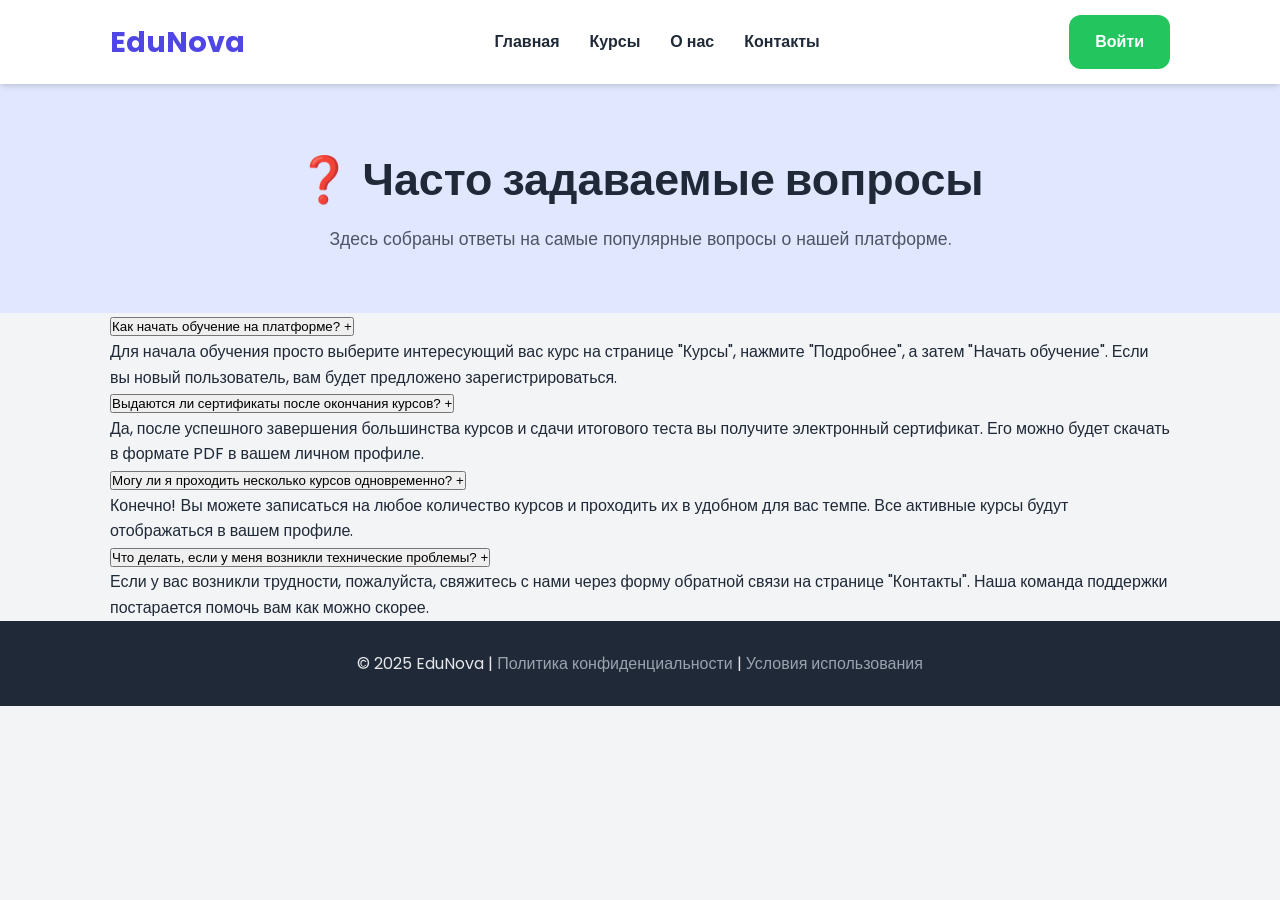
<file: faq.html>
<!DOCTYPE html>
<html lang="ru">
<head>
    <meta charset="UTF-8">
    <meta name="viewport" content="width=device-width, initial-scale=1.0">
    <title>FAQ - Часто задаваемые вопросы - EduNova</title>
    <link rel="preconnect" href="https://fonts.googleapis.com">
    <link rel="preconnect" href="https://fonts.gstatic.com" crossorigin>
    <link href="https://fonts.googleapis.com/css2?family=Poppins:wght@400;600;700&display=swap" rel="stylesheet">
    <link rel="stylesheet" href="style.css">
</head>
<body>

    <!-- Шапка сайта -->
    <header class="header">
        <div class="container">
            <nav class="navigation">
                <a href="index.html" class="logo">EduNova</a>
                <ul class="nav-menu">
                    <li><a href="index.html">Главная</a></li>
                    <li><a href="courses.html">Курсы</a></li>
                    <li><a href="about.html">О нас</a></li>
                    <li><a href="contact.html">Контакты</a></li>
                </ul>
                <a href="login.html" class="btn btn-secondary">Войти</a>
            </nav>
        </div>
    </header>

    <main>
        <!-- Заголовок страницы -->
        <section class="page-header">
            <div class="container">
                <h1>❓ Часто задаваемые вопросы</h1>
                <p>Здесь собраны ответы на самые популярные вопросы о нашей платформе.</p>
            </div>
        </section>

        <!-- Секция FAQ -->
        <section class="faq-section">
            <div class="container">
                <div class="faq-accordion">
                    <!-- Вопрос 1 -->
                    <div class="faq-item fade-in">
                        <button class="faq-question">
                            <span>Как начать обучение на платформе?</span>
                            <span class="faq-icon">+</span>
                        </button>
                        <div class="faq-answer">
                            <p>Для начала обучения просто выберите интересующий вас курс на странице "Курсы", нажмите "Подробнее", а затем "Начать обучение". Если вы новый пользователь, вам будет предложено зарегистрироваться.</p>
                        </div>
                    </div>
                    <!-- Вопрос 2 -->
                    <div class="faq-item fade-in">
                        <button class="faq-question">
                            <span>Выдаются ли сертификаты после окончания курсов?</span>
                            <span class="faq-icon">+</span>
                        </button>
                        <div class="faq-answer">
                            <p>Да, после успешного завершения большинства курсов и сдачи итогового теста вы получите электронный сертификат. Его можно будет скачать в формате PDF в вашем личном профиле.</p>
                        </div>
                    </div>
                    <!-- Вопрос 3 -->
                    <div class="faq-item fade-in">
                        <button class="faq-question">
                            <span>Могу ли я проходить несколько курсов одновременно?</span>
                            <span class="faq-icon">+</span>
                        </button>
                        <div class="faq-answer">
                            <p>Конечно! Вы можете записаться на любое количество курсов и проходить их в удобном для вас темпе. Все активные курсы будут отображаться в вашем профиле.</p>
                        </div>
                    </div>
                    <!-- Вопрос 4 -->
                    <div class="faq-item fade-in">
                        <button class="faq-question">
                           <span>Что делать, если у меня возникли технические проблемы?</span>
                           <span class="faq-icon">+</span>
                        </button>
                        <div class="faq-answer">
                           <p>Если у вас возникли трудности, пожалуйста, свяжитесь с нами через форму обратной связи на странице "Контакты". Наша команда поддержки постарается помочь вам как можно скорее.</p>
                        </div>
                    </div>
                </div>
            </div>
        </section>
    </main>

    <!-- Подвал сайта -->
    <footer class="footer">
        <div class="container">
            <p>© 2025 EduNova | <a href="#">Политика конфиденциальности</a> | <a href="#">Условия использования</a></p>
        </div>
    </footer>
    
    <script src="script.js"></script>
    <script>
        // Скрипт для работы аккордеона на странице FAQ
        const faqQuestions = document.querySelectorAll('.faq-question');

        faqQuestions.forEach(button => {
            button.addEventListener('click', () => {
                const answer = button.nextElementSibling;
                const icon = button.querySelector('.faq-icon');

                button.classList.toggle('active');

                if (button.classList.contains('active')) {
                    answer.style.maxHeight = answer.scrollHeight + 'px';
                    icon.textContent = '−';
                } else {
                    answer.style.maxHeight = '0';
                    icon.textContent = '+';
                }
            });
        });
    </script>
</body>
</html>
</file>
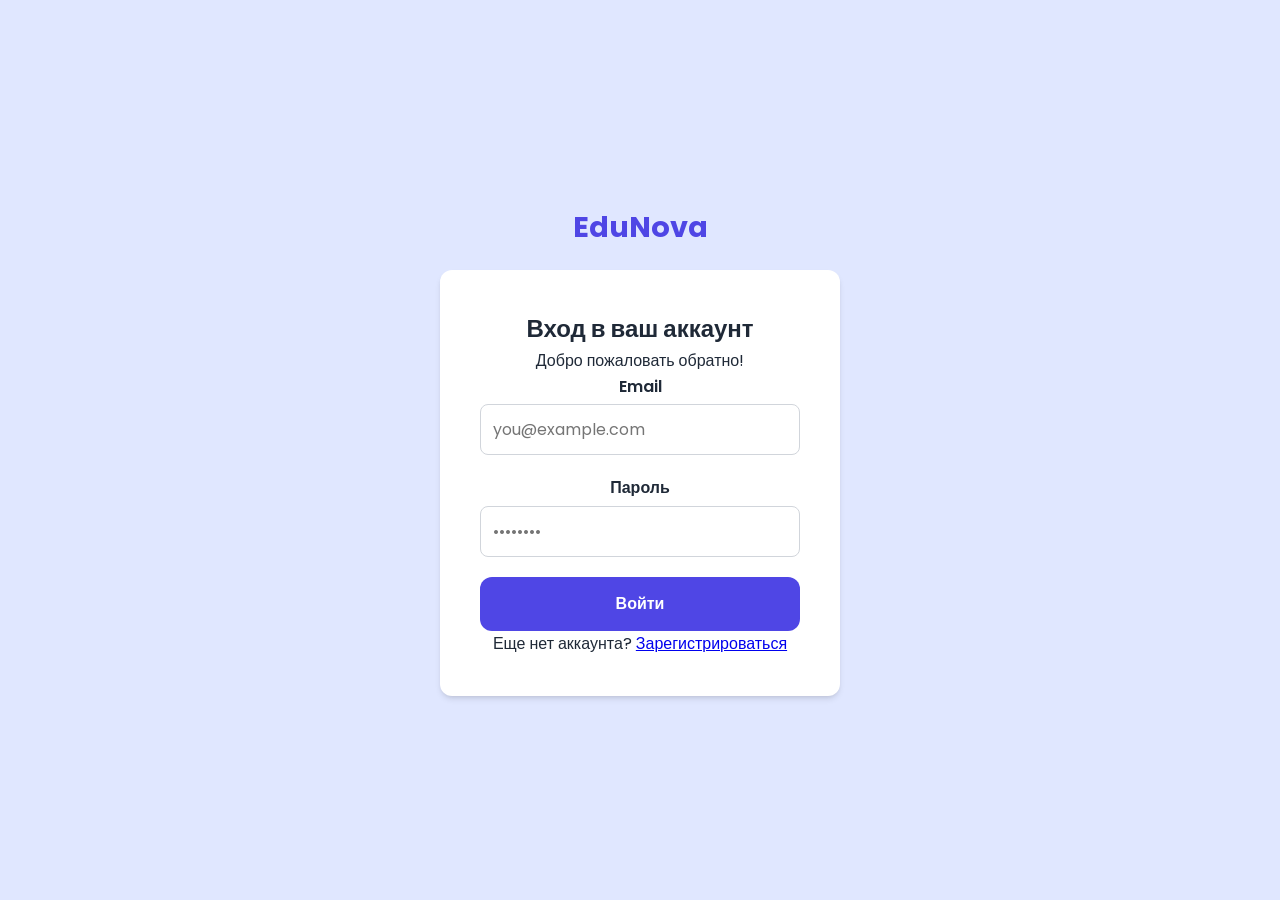
<file: login.html>
<!DOCTYPE html>
<html lang="ru">
<head>
    <meta charset="UTF-8">
    <meta name="viewport" content="width=device-width, initial-scale=1.0">
    <title>Вход в аккаунт - EduNova</title>
    <link rel="preconnect" href="https://fonts.googleapis.com">
    <link rel="preconnect" href="https://fonts.gstatic.com" crossorigin>
    <link href="https://fonts.googleapis.com/css2?family=Poppins:wght@400;600;700&display=swap" rel="stylesheet">
    <link rel="stylesheet" href="style.css">
</head>
<body class="login-page-bg">

    <div class="login-wrapper">
        <a href="index.html" class="logo text-center">EduNova</a>
        <div class="login-card">
            <h2>Вход в ваш аккаунт</h2>
            <p>Добро пожаловать обратно!</p>
            <form id="login-form">
                <div class="form-group">
                    <label for="email">Email</label>
                    <input type="email" id="email" name="email" required placeholder="you@example.com">
                </div>
                <div class="form-group">
                    <label for="password">Пароль</label>
                    <input type="password" id="password" name="password" required placeholder="••••••••">
                </div>
                <!-- При клике на кнопку, пользователь будет перенаправлен на страницу профиля -->
                <a href="profile.html" class="btn btn-primary full-width">Войти</a>
            </form>
            <p class="signup-link">
                Еще нет аккаунта? <a href="register.html">Зарегистрироваться</a>
            </p>
        </div>
    </div>

</body>
</html>
</file>
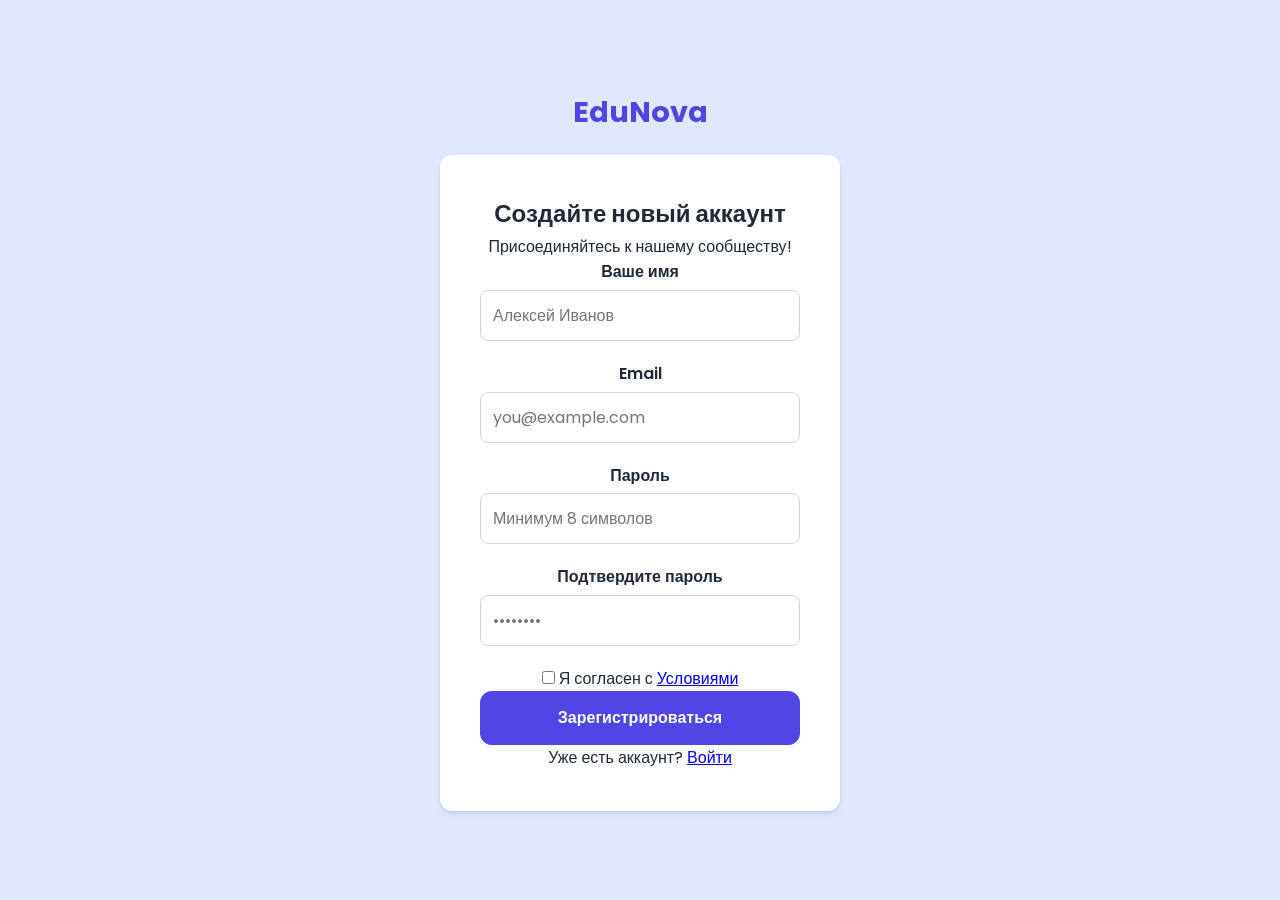
<file: register.html>
<!DOCTYPE html>
<html lang="ru">
<head>
    <meta charset="UTF-8">
    <meta name="viewport" content="width=device-width, initial-scale=1.0">
    <title>Регистрация - EduNova</title>
    <link rel="preconnect" href="https://fonts.googleapis.com">
    <link rel="preconnect" href="https://fonts.gstatic.com" crossorigin>
    <link href="https://fonts.googleapis.com/css2?family=Poppins:wght@400;600;700&display=swap" rel="stylesheet">
    <link rel="stylesheet" href="style.css">
</head>
<body class="login-page-bg">

    <div class="login-wrapper">
        <a href="index.html" class="logo text-center">EduNova</a>
        <div class="login-card">
            <h2>Создайте новый аккаунт</h2>
            <p>Присоединяйтесь к нашему сообществу!</p>
            <form id="register-form">
                <div class="form-group">
                    <label for="name">Ваше имя</label>
                    <input type="text" id="name" name="name" required placeholder="Алексей Иванов">
                </div>
                <div class="form-group">
                    <label for="email">Email</label>
                    <input type="email" id="email" name="email" required placeholder="you@example.com">
                </div>
                <div class="form-group">
                    <label for="password">Пароль</label>
                    <input type="password" id="password" name="password" required placeholder="Минимум 8 символов">
                </div>
                 <div class="form-group">
                    <label for="confirm-password">Подтвердите пароль</label>
                    <input type="password" id="confirm-password" name="confirm-password" required placeholder="••••••••">
                </div>
                <div class="form-options">
                    <label class="checkbox-container">
                        <input type="checkbox" name="terms" required> Я согласен с <a href="#">Условиями</a>
                    </label>
                </div>
                <!-- При клике имитируем регистрацию и перенаправляем на страницу профиля -->
                <a href="profile.html" class="btn btn-primary full-width">Зарегистрироваться</a>
            </form>
            <p class="signup-link">
                Уже есть аккаунт? <a href="login.html">Войти</a>
            </p>
        </div>
    </div>

</body>
</html>
</file>
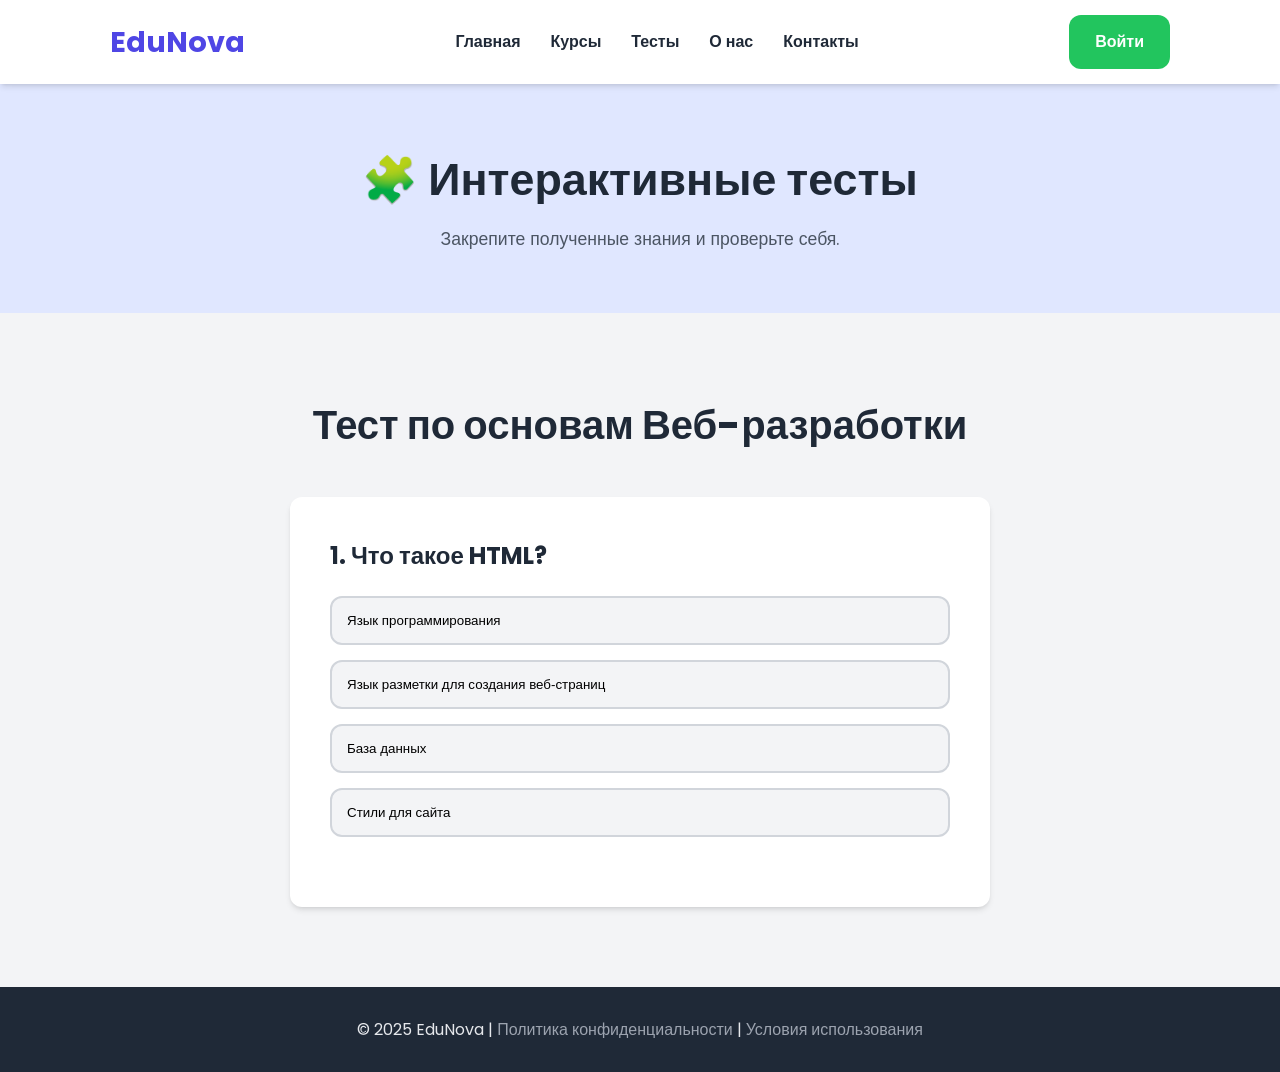
<file: tests.html>
<!DOCTYPE html>
<html lang="ru">
<head>
    <meta charset="UTF-8">
    <meta name="viewport" content="width=device-width, initial-scale=1.0">
    <title>Тесты - Проверь свои знания - EduNova</title>
    <link rel="preconnect" href="https://fonts.googleapis.com">
    <link rel="preconnect" href="https://fonts.gstatic.com" crossorigin>
    <link href="https://fonts.googleapis.com/css2?family=Poppins:wght@400;600;700&display=swap" rel="stylesheet">
    <link rel="stylesheet" href="style.css">
</head>
<body>

    <!-- Шапка сайта -->
    <header class="header">
        <div class="container">
            <nav class="navigation">
                <a href="index.html" class="logo">EduNova</a>
                <ul class="nav-menu">
                    <li><a href="index.html">Главная</a></li>
                    <li><a href="courses.html">Курсы</a></li>
                    <li><a href="tests.html">Тесты</a></li>
                    <li><a href="about.html">О нас</a></li>
                    <li><a href="contact.html">Контакты</a></li>
                </ul>
                <a href="login.html" class="btn btn-secondary">Войти</a>
            </nav>
        </div>
    </header>

    <main>
        <!-- Заголовок страницы -->
        <section class="page-header">
            <div class="container">
                <h1>🧩 Интерактивные тесты</h1>
                <p>Закрепите полученные знания и проверьте себя.</p>
            </div>
        </section>

        <!-- Секция с тестом -->
        <section class="tests-section standalone-tests">
            <div class="container">
                <h2 class="section-title fade-in">Тест по основам Веб-разработки</h2>
                <div id="quiz-container" class="quiz-card fade-in">
                    <h3 id="question-text">Загрузка вопроса...</h3>
                    <div id="answers-buttons" class="answers-grid">
                        <!-- Кнопки для ответов будут сгенерированы JS -->
                    </div>
                    <button id="next-btn" class="btn btn-primary">Следующий вопрос</button>
                </div>
                <div id="result-container" class="quiz-card result-card fade-in" style="display: none;">
                    <h3>Ваш результат</h3>
                    <p id="result-text"></p>
                    <button id="restart-btn" class="btn btn-primary">Пройти еще раз</button>
                </div>
            </div>
        </section>
    </main>

    <!-- Подвал сайта -->
    <footer class="footer">
        <div class="container">
            <p>© 2025 EduNova | <a href="#">Политика конфиденциальности</a> | <a href="#">Условия использования</a></p>
        </div>
    </footer>
    
    <script src="script.js"></script>
</body>
</html>
</file>
<file: style.css>
/* --- Глобальные переменные и стили --- */
@import url('https://fonts.googleapis.com/css2?family=Poppins:wght@400;600;700&display=swap');

:root {
    --primary-color: #4F46E5; /* Фиолетово-синий */
    --accent-color: #22C55E;  /* Зеленый */
    --bg-color: #F3F4F6;      /* Фон */
    --text-color: #1F2937;
    --card-bg-color: #FFFFFF;
    --border-radius: 12px;
    --shadow: 0 4px 6px -1px rgba(0, 0, 0, 0.1), 0 2px 4px -2px rgba(0, 0, 0, 0.1);
    --font-family: 'Poppins', sans-serif;
}

* {
    margin: 0;
    padding: 0;
    box-sizing: border-box;
}

html {
    scroll-behavior: smooth;
}

body {
    font-family: var(--font-family);
    background-color: var(--bg-color);
    color: var(--text-color);
    line-height: 1.6;
}

.container {
    max-width: 1100px;
    margin: 0 auto;
    padding: 0 20px;
}

/* --- Общие компоненты --- */
.btn {
    display: inline-block;
    padding: 12px 24px;
    border-radius: var(--border-radius);
    text-decoration: none;
    font-weight: 600;
    transition: all 0.3s ease;
    border: 2px solid transparent;
    cursor: pointer;
}

.btn-primary {
    background-color: var(--primary-color);
    color: white;
}
.btn-primary:hover {
    background-color: #4338CA;
    transform: translateY(-2px);
}

.btn-secondary {
    background-color: var(--accent-color);
    color: white;
}
.btn-secondary:hover {
    background-color: #16A34A;
}

.btn-outline {
    background-color: transparent;
    color: var(--primary-color);
    border-color: var(--primary-color);
}
.btn-outline:hover {
    background-color: var(--primary-color);
    color: white;
}

.btn.full-width {
    width: 100%;
    text-align: center;
}

.section-title {
    text-align: center;
    font-size: 2.5rem;
    margin-bottom: 40px;
    color: var(--text-color);
}

/* --- Шапка и Навигация --- */
.header {
    background-color: var(--card-bg-color);
    padding: 15px 0;
    position: sticky;
    top: 0;
    z-index: 1000;
    box-shadow: var(--shadow);
}

.navigation {
    display: flex;
    justify-content: space-between;
    align-items: center;
}

.logo {
    font-size: 1.8rem;
    font-weight: 700;
    color: var(--primary-color);
    text-decoration: none;
}

.nav-menu {
    display: flex;
    list-style: none;
    gap: 30px;
}

.nav-menu a {
    text-decoration: none;
    color: var(--text-color);
    font-weight: 600;
    transition: color 0.3s ease;
}

.nav-menu a:hover {
    color: var(--primary-color);
}

/* --- Главная страница (index.html) --- */
.hero {
    text-align: center;
    padding: 100px 0;
    background-color: #E0E7FF;
}
.hero h1 {
    font-size: 3.5rem;
    margin-bottom: 10px;
}
.hero p {
    font-size: 1.2rem;
    margin-bottom: 30px;
    color: #4B5563;
}
.hero-buttons {
    display: flex;
    justify-content: center;
    gap: 20px;
}
.features {
    padding: 80px 0;
}
.features .container {
    display: grid;
    grid-template-columns: repeat(3, 1fr);
    gap: 30px;
}
.feature-card {
    background-color: var(--card-bg-color);
    padding: 30px;
    border-radius: var(--border-radius);
    text-align: center;
    box-shadow: var(--shadow);
}
.feature-card .icon {
    font-size: 3rem;
    margin-bottom: 15px;
}
.popular-courses {
    padding: 80px 0;
}
.courses-grid {
    display: grid;
    grid-template-columns: repeat(auto-fit, minmax(280px, 1fr));
    gap: 30px;
    margin-bottom: 40px;
}
.course-card {
    background-color: var(--card-bg-color);
    border-radius: var(--border-radius);
    box-shadow: var(--shadow);
    overflow: hidden;
    transition: transform 0.3s ease, box-shadow 0.3s ease;
}
.course-card:hover {
    transform: translateY(-5px);
    box-shadow: 0 10px 15px -3px rgba(0,0,0,0.1), 0 4px 6px -4px rgba(0,0,0,0.1);
}
.course-card img {
    width: 100%;
    height: 200px;
    object-fit: cover;
}
.card-content {
    padding: 20px;
}
.card-content h3 {
    margin-bottom: 10px;
}
.card-content p {
    color: #6B7280;
    margin-bottom: 20px;
}
.text-center {
    text-align: center;
}

/* --- Секция с Тестами (index.html и tests.html) --- */
.tests-section {
    padding: 80px 0;
    background-color: #E0E7FF;
}
.standalone-tests {
    padding: 80px 0;
    background-color: transparent;
}
.quiz-card {
    background-color: var(--card-bg-color);
    padding: 40px;
    border-radius: var(--border-radius);
    box-shadow: var(--shadow);
    max-width: 700px;
    margin: 0 auto;
}
.quiz-card h3 {
    margin-bottom: 20px;
    font-size: 1.5rem;
}
.answers-grid {
    display: grid;
    grid-template-columns: 1fr;
    gap: 15px;
    margin-bottom: 30px;
}
.answer-btn {
    width: 100%;
    padding: 15px;
    text-align: left;
    background-color: var(--bg-color);
    border: 2px solid #D1D5DB;
    border-radius: var(--border-radius);
    cursor: pointer;
    transition: all 0.2s ease;
}
.answer-btn:hover {
    border-color: var(--primary-color);
    background-color: #E0E7FF;
}
.answer-btn.correct {
    background-color: #D1FAE5;
    border-color: var(--accent-color);
    color: #065F46;
}
.answer-btn.wrong {
    background-color: #FEE2E2;
    border-color: #EF4444;
    color: #991B1B;
}
#next-btn, #restart-btn {
    width: 100%;
}
.result-card {
    text-align: center;
}

/* --- Второстепенные страницы (Общий заголовок) --- */
.page-header {
    background-color: #E0E7FF;
    padding: 60px 0;
    text-align: center;
}
.page-header h1 {
    font-size: 2.8rem;
    margin-bottom: 10px;
}
.page-header p {
    font-size: 1.1rem;
    color: #4B5563;
}

/* --- Страница "Курсы" (courses.html) --- */
.courses-catalog {
    padding: 80px 0;
}

/* --- Страница "Детали курса" (course-detail.html) --- */
.course-detail {
    padding: 80px 0;
}
.course-detail-grid {
    display: grid;
    grid-template-columns: 2fr 1fr;
    gap: 40px;
}
.course-content h1 {
    font-size: 2.5rem;
}
.course-sidebar .course-info-card {
    background-color: var(--card-bg-color);
    padding: 30px;
    border-radius: var(--border-radius);
    box-shadow: var(--shadow);
    position: sticky;
    top: 100px;
}

/* --- Страница "Контакты" (contact.html) --- */
.contact-section {
    padding: 80px 0;
}
.contact-form-wrapper {
    max-width: 600px;
    margin: 0 auto;
    background-color: var(--card-bg-color);
    padding: 40px;
    border-radius: var(--border-radius);
    box-shadow: var(--shadow);
}
.form-group {
    margin-bottom: 20px;
}
.form-group label {
    display: block;
    margin-bottom: 5px;
    font-weight: 600;
}
.form-group input,
.form-group textarea {
    width: 100%;
    padding: 12px;
    border: 1px solid #D1D5DB;
    border-radius: 8px;
    font-family: var(--font-family);
    font-size: 1rem;
}
.form-message {
    margin-top: 20px;
    text-align: center;
    font-weight: 600;
    display: none;
}

/* --- Страница "О нас" (about.html) --- */
.about-section {
    padding: 80px 0;
    background-color: var(--card-bg-color);
}
.about-grid {
    display: grid;
    grid-template-columns: 1fr 1fr;
    gap: 50px;
    align-items: center;
}
.team-section {
    padding: 80px 0;
}
.team-grid {
    display: grid;
    grid-template-columns: repeat(auto-fit, minmax(250px, 1fr));
    gap: 30px;
}
.team-card {
    text-align: center;
}
.team-card img {
    width: 150px;
    height: 150px;
    border-radius: 50%;
    object-fit: cover;
    margin-bottom: 15px;
    box-shadow: var(--shadow);
}

/* --- Страница "Вход" (login.html) --- */
.login-page-bg {
    background: #E0E7FF;
    display: flex;
    justify-content: center;
    align-items: center;
    min-height: 100vh;
}
.login-wrapper {
    max-width: 400px;
    width: 100%;
}
.login-wrapper .logo {
    display: block;
    text-align: center;
    margin-bottom: 20px;
}
.login-card {
    background: var(--card-bg-color);
    padding: 40px;
    border-radius: var(--border-radius);
    box-shadow: var(--shadow);
    text-align: center;
}

/* --- Страница "Профиль" (profile.html) --- */
.profile-section {
    padding: 60px 0;
}
.profile-header {
    display: flex;
    align-items: center;
    gap: 30px;
    background-color: var(--card-bg-color);
    padding: 40px;
    border-radius: var(--border-radius);
    box-shadow: var(--shadow);
    margin-bottom: 30px;
}
.profile-avatar {
    width: 120px;
    height: 120px;
    border-radius: 50%;
}
.profile-info h1 {
    font-size: 2.5rem;
    margin: 0;
}
.profile-stats {
    display: grid;
    grid-template-columns: repeat(3, 1fr);
    gap: 30px;
    margin-bottom: 30px;
}
.stat-card {
    background-color: var(--card-bg-color);
    padding: 25px;
    border-radius: var(--border-radius);
    box-shadow: var(--shadow);
    text-align: center;
}
.profile-content {
    background-color: var(--card-bg-color);
    padding: 30px;
    border-radius: var(--border-radius);
    box-shadow: var(--shadow);
}
.profile-content h2 {
    font-size: 1.8rem;
    margin-bottom: 20px;
}
.section-title-padding {
    padding-top: 30px;
}
.certificate-list {
    list-style: none;
    padding: 0;
}
.certificate-list li {
    display: flex;
    justify-content: space-between;
    align-items: center;
    padding: 20px;
    border: 1px solid #E5E7EB;
    border-radius: var(--border-radius);
}
.profile-link {
    font-weight: 600;
    text-decoration: none;
    color: var(--primary-color);
}

/* --- Анимации --- */
.fade-in {
    opacity: 0;
    transform: translateY(20px);
    transition: opacity 0.6s ease-out, transform 0.6s ease-out;
}
.fade-in.visible {
    opacity: 1;
    transform: translateY(0);
}

/* --- Подвал --- */
.footer {
    background-color: #1F2937;
    color: #E5E7EB;
    text-align: center;
    padding: 30px 0;
}
.footer a {
    color: #9CA3AF;
    text-decoration: none;
}
.footer a:hover {
    color: white;
}

/* --- Адаптивность --- */
@media (max-width: 768px) {
    .nav-menu {
        display: none;
    }
    .hero h1 {
        font-size: 2.5rem;
    }
    .features .container {
        grid-template-columns: 1fr;
    }
    .section-title,
    .page-header h1 {
        font-size: 2rem;
    }
    .course-detail-grid,
    .about-grid {
        grid-template-columns: 1fr;
    }
    .profile-header {
        flex-direction: column;
        text-align: center;
        gap: 20px;
    }
    .profile-stats {
        grid-template-columns: 1fr;
    }
    .certificate-list li {
        flex-direction: column;
        align-items: flex-start;
        gap: 15px;
    }
}
</file>
